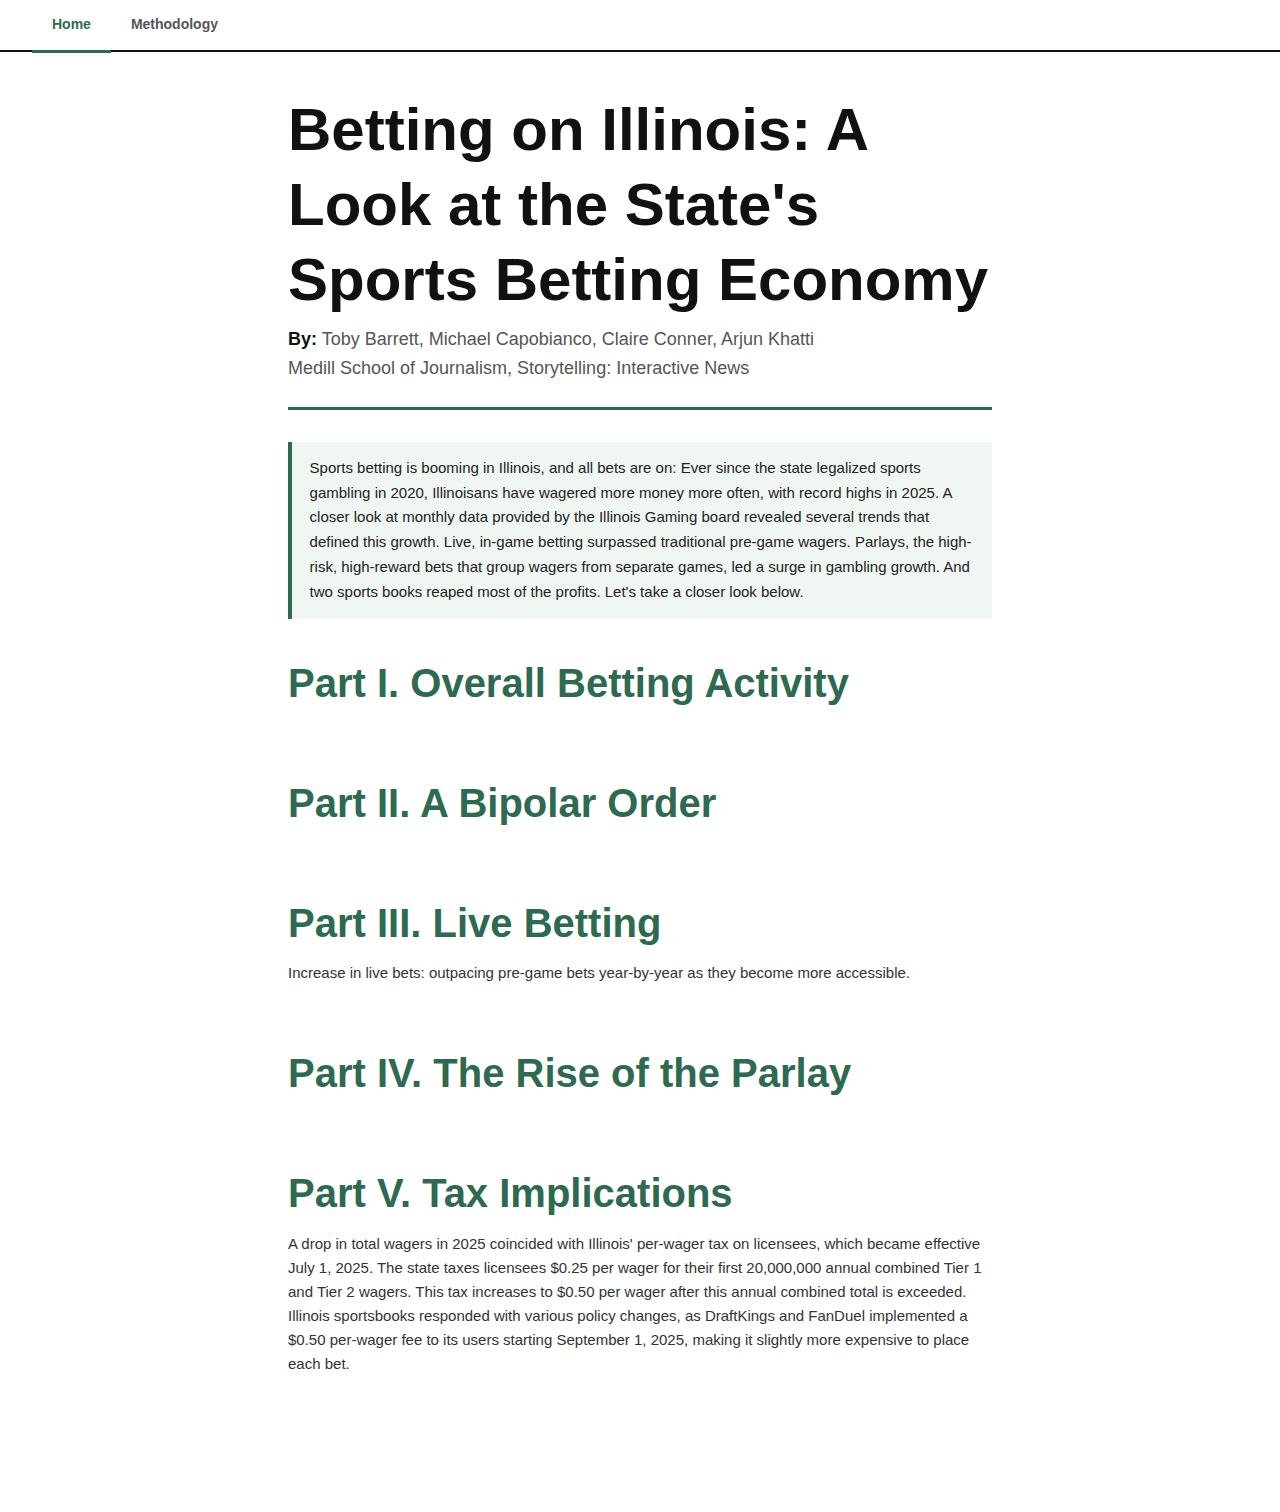
<file: Final_Group_Project/index.html>
<html prefix="og: https://ogp.me/ns#">
<head>
  <title>Betting on Illinois: A Look at the State's Sports Betting Economy</title>
  <link href="style.css" type="text/css" rel="stylesheet"/>
  <meta property="og:title" content="Betting on Illinois: A Look at the State's Sports Betting Economy"/>
  <meta property="og:type" content="article"/>
  <meta property="og:url" content="https://arjunkhatti.github.io/Interactives-Winter-26/Final_Group_Project/"/>
  <meta property="og:image" content="https://arjunkhatti.github.io/Interactives-Winter-26/Final_Group_Project/metadata_image.jpg"/>
</head>

<body>

  <nav id="navbar">
    <ul>
      <li><a href="index.html" class="active">Home</a></li>
      <li><a href="methodology.html">Methodology</a></li>
    </ul>
  </nav>

  <div class="content">

    <div class="article-header">
      <h1>Betting on Illinois: A Look at the State's Sports Betting Economy</h1>
      <p class="byline">
        <strong>By:</strong> Toby Barrett, Michael Capobianco, Claire Conner, Arjun Khatti
        <br>Medill School of Journalism, Storytelling: Interactive News
      </p>
    </div>

    <!-- summary of our findings -->
    <div class="intro-box">
      <p>Sports betting is booming in Illinois, and all bets are on: Ever since the state legalized sports gambling in 2020, Illinoisans have wagered more money more often, with record highs in 2025. A closer look at monthly data provided by the Illinois Gaming board revealed several trends that defined this growth. Live, in-game betting surpassed traditional pre-game wagers. Parlays, the high-risk, high-reward bets that group wagers from separate games, led a surge in gambling growth. And two sports books reaped most of the profits. Let's take a closer look below.</p>
    </div>

    <!-- SECTION 1 -->
    <div class="section" id="section_1">
      <h2>Part I. Overall Betting Activity</h2>

      <div class="chart-block">
        <!-- first flourish embed -->
        <div class="flourish-embed flourish-chart" data-src="visualisation/28087009"><script src="https://public.flourish.studio/resources/embed.js"></script><noscript><img src="https://public.flourish.studio/visualisation/28087009/thumbnail" width="100%" alt="chart visualization" /></noscript></div>
      </div>

      <div class="chart-block">
        <div class="flourish-embed flourish-chart" data-src="visualisation/28087111"><script src="https://public.flourish.studio/resources/embed.js"></script><noscript><img src="https://public.flourish.studio/visualisation/28087111/thumbnail" width="100%" alt="chart visualization" /></noscript></div>
      </div>
    </div>

    <!-- SECTION 2 -->
    <div class="section" id="section_2">
      <h2>Part II. A Bipolar Order</h2>

      <div class="chart-block">
        <div class="flourish-embed flourish-chart" data-src="visualisation/28087736"><script src="https://public.flourish.studio/resources/embed.js"></script><noscript><img src="https://public.flourish.studio/visualisation/28087736/thumbnail" width="100%" alt="visualization" /></noscript></div>
      </div>
    </div>

    <!-- SECTION 3 -->
    <div class="section" id="section_3">
      <h2>Part III. Live Betting</h2>
      <p class="section-intro">Increase in live bets: outpacing pre-game bets year-by-year as they become more accessible.</p>

      <div class="chart-block">
        <div class="flourish-embed flourish-chart" data-src="visualisation/28010973"><script src="https://public.flourish.studio/resources/embed.js"></script><noscript><img src="https://public.flourish.studio/visualisation/28010973/thumbnail" width="100%" alt="chart visualization" /></noscript></div>
      </div>

      <div class="chart-block">
        <div class="flourish-embed flourish-chart" data-src="visualisation/28011744"><script src="https://public.flourish.studio/resources/embed.js"></script><noscript><img src="https://public.flourish.studio/visualisation/28011744/thumbnail" width="100%" alt="chart visualization" /></noscript></div>
      </div>
    </div>

    <!-- SECTION 4 -->
    <div class="section" id="section_4">
      <h2>Part IV. The Rise of the Parlay</h2>

      <div class="chart-block">
        <div class="flourish-embed flourish-chart" data-src="visualisation/28012225"><script src="https://public.flourish.studio/resources/embed.js"></script><noscript><img src="https://public.flourish.studio/visualisation/28012225/thumbnail" width="100%" alt="visualization" /></noscript></div>
      </div>

      <div class="chart-block">
        <div class="flourish-embed flourish-chart" data-src="visualisation/28089773"><script src="https://public.flourish.studio/resources/embed.js"></script><noscript><img src="https://public.flourish.studio/visualisation/28089773/thumbnail" width="100%" alt="visualization" /></noscript></div>
      </div>

      <div class="chart-block">
        <div class="flourish-embed flourish-chart" data-src="visualisation/28089498"><script src="https://public.flourish.studio/resources/embed.js"></script><noscript><img src="https://public.flourish.studio/visualisation/28089498/thumbnail" width="100%" alt="visualization" /></noscript></div>
      </div>

      <div class="chart-block">
        <div class="flourish-embed flourish-chart" data-src="visualisation/28089389"><script src="https://public.flourish.studio/resources/embed.js"></script><noscript><img src="https://public.flourish.studio/visualisation/28089389/thumbnail" width="100%" alt="visualization" /></noscript></div>
      </div>
    </div>

    <!-- SECTION 5 -->
    <div class="section" id="section_5">
      <h2>Part V. Tax Implications</h2>
      <p class="section-intro">A drop in total wagers in 2025 coincided with Illinois' per-wager tax on licensees, which became effective July 1, 2025. The state taxes licensees $0.25 per wager for their first 20,000,000 annual combined Tier 1 and Tier 2 wagers. This tax increases to $0.50 per wager after this annual combined total is exceeded. Illinois sportsbooks responded with various policy changes, as DraftKings and FanDuel implemented a $0.50 per-wager fee to its users starting September 1, 2025, making it slightly more expensive to place each bet.</p>

      <div class="chart-block">
        <div class="flourish-embed flourish-chart" data-src="visualisation/28086999"><script src="https://public.flourish.studio/resources/embed.js"></script><noscript><img src="https://public.flourish.studio/visualisation/28086999/thumbnail" width="100%" alt="chart visualization" /></noscript></div>
      </div>
    </div>

  </div>

</body>
</html>
</file>
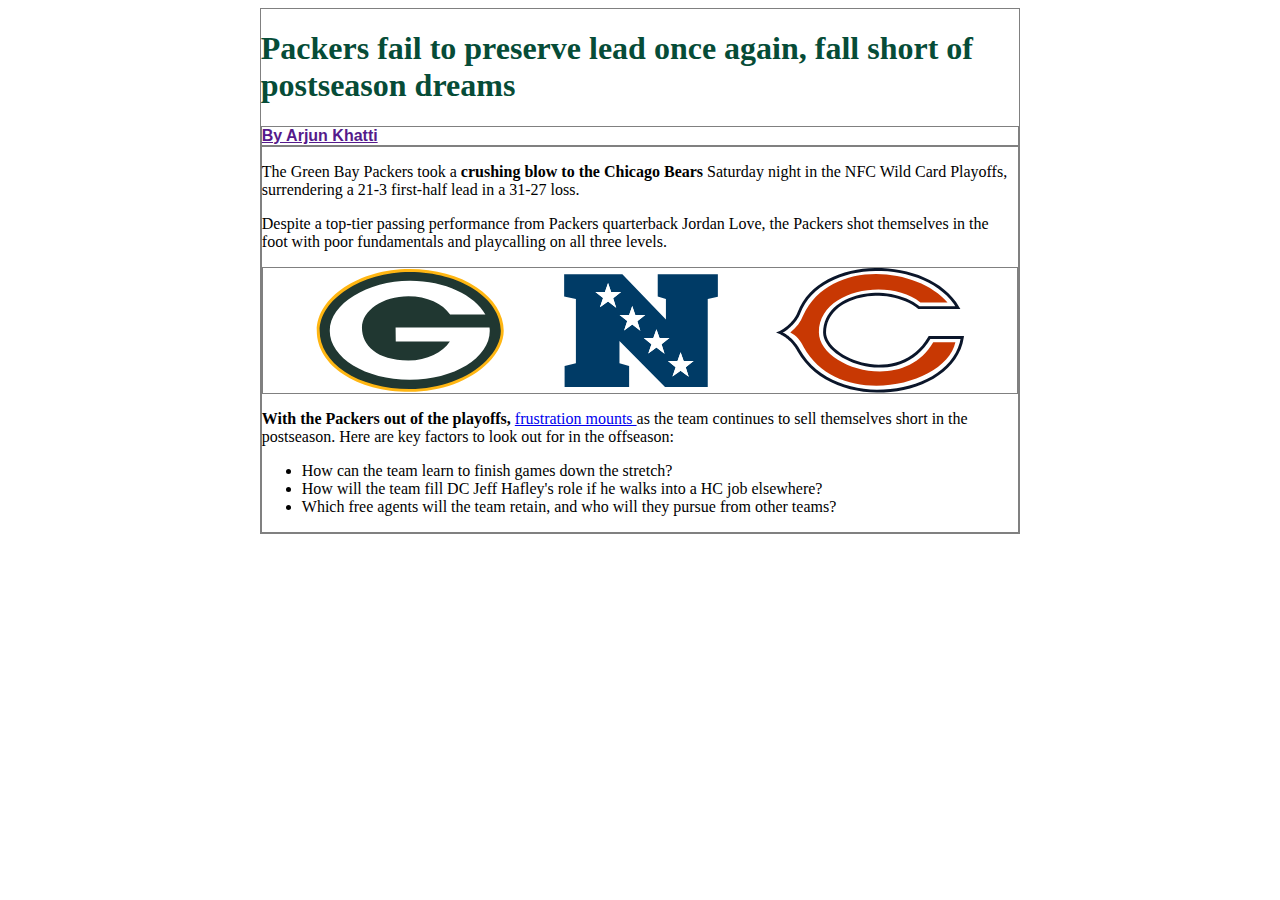
<file: Intro Assignment/index.html>
<!-- link css style file to html to enhance webpage deisgn -->
<head>
    <link href="style.css" type="text/css" rel="stylesheet"/>
</head>

<body>

<!-- create div container for all the content -->
<div id="content">

<h1>Packers fail to preserve lead once again, fall short of postseason dreams</h1>

<!-- create div container for byline -->
<div id="byline">
    <a href="">
        By Arjun Khatti
    </a>
</div>

<!-- create div container just for the story -->
<div id="story">
<p>The Green Bay Packers took a <strong>crushing blow to the Chicago Bears</strong> Saturday night in the NFC Wild Card Playoffs, surrendering a 21-3 first-half lead in a 31-27 loss.</p>

<p>Despite a top-tier passing performance from Packers quarterback Jordan Love, the Packers shot themselves in the foot with poor fundamentals and playcalling on all three levels.</p>

<!-- create a div container for the photos -->
<div id='photo-box'>
    <img class = 'photo_1' src="Green_Bay_Packers_logo.svg"/>
    <img class = 'photo_2' src="National_Football_Conference_logo.svg"/>
    <img class = 'photo_3' src="Chicago_Bears_logo.svg"/>
</div>

<p><strong>With the Packers out of the playoffs,</strong>
    <a href="https://sports.yahoo.com/articles/packers-playoff-loss-sparks-tough-044031176.html?guccounter=1&guce_referrer=aHR0cHM6Ly93d3cuZ29vZ2xlLmNvbS8&guce_referrer_sig=AQAAAKddA2e5rWDkIWxr1jN9t5336B2fBPjONx2-ryzZvR7AEFM20d0MNsEHQ2tp1GmBQG_mn91_rJf86MB81qxs7LNwN42oxX0GsJ91FcrzyywbyTIZWfhxjIXSHSowzjzE449TubyHjg0OeJmus4fTS7ca7x6VseJZ0KcL9h6__sIm"> frustration mounts
    </a>
    as the team continues to sell themselves short in the postseason. Here are key factors to look out for in the offseason:
</p>

<ul>
    <li>How can the team learn to finish games down the stretch?</li>
    <li>How will the team fill DC Jeff Hafley's role if he walks into a HC job elsewhere?</li>
    <li>Which free agents will the team retain, and who will they pursue from other teams?</li>
</ul>

</div>
</body>
</file>
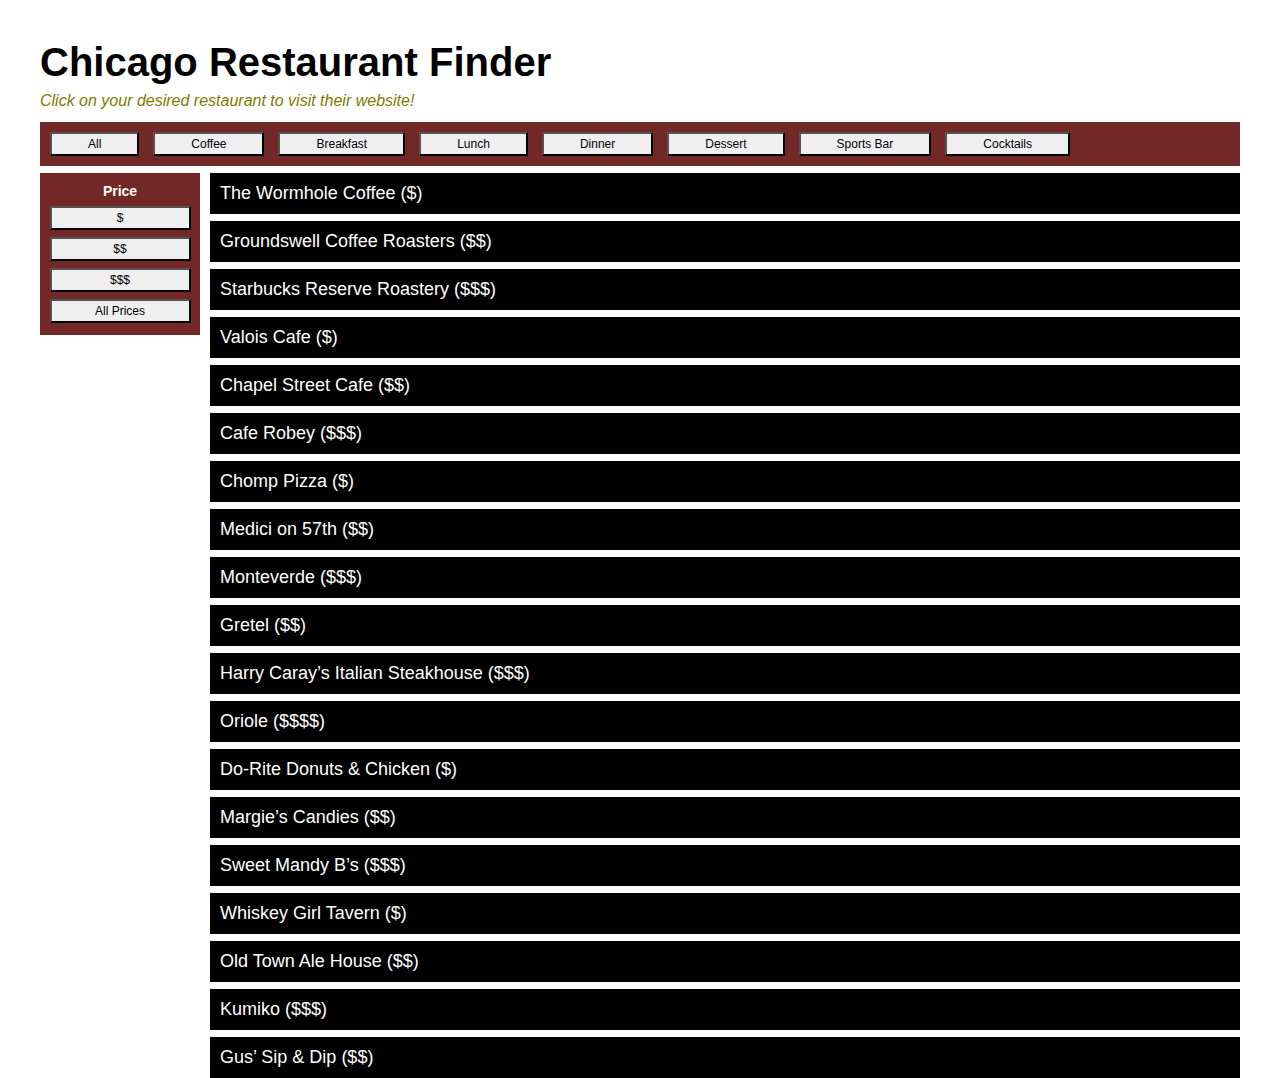
<file: JavaScript Assignment/index.html>
<html>
<head>
  <!-- Link to CSS file-->
   <title>Restaurant Filter</title>
  <link href="style.css" type="text/css" rel="stylesheet"/>
</head>

<body>
  <!--Headline + subtitle-->
  <h1 id="headline"> Chicago Restaurant Finder </h1>
  <p class="subtitle"> Click on your desired restaurant to visit their website!</p>
  
  <!--Category filter buttons-->
  <div class="category">
    <button onclick="filter('all')">All</button>
    <button onclick="filter('coffee')">Coffee</button>
    <button onclick="filter('breakfast')">Breakfast</button>
    <button onclick="filter('lunch')">Lunch</button>
    <button onclick="filter('dinner')">Dinner</button>
    <button onclick="filter('dessert')">Dessert</button>
    <button onclick="filter('sports bar')">Sports Bar</button>
    <button onclick="filter('cocktails')">Cocktails</button>
  </div>
  
  
  <div class="main-content">
    <!--Sidebar filter buttons-->
    <div id="sidebar">
      <h3>Price</h3>
      <button onclick="setPriceFilter('$')">$</button>
      <button onclick="setPriceFilter('$$')">$$</button>
      <button onclick="setPriceFilter('$$$')">$$$</button>
      <button onclick="setPriceFilter('all')">All Prices</button>
    </div>
    
    <!--Restaurant list-->
    <div id="restaurant-list"></div>
  </div>

  <!--JavaScript code-->
  <script>
  // Restaurant array (where we store all the restaurants)
  const restaurants = [
{ name: "The Wormhole Coffee", type: "coffee", price: "$", url: "https://www.thewormholecoffee.com/" },
{ name: "Groundswell Coffee Roasters", type: "coffee", price: "$$", url: "https://groundswellcoffee.com/" },
{ name: "Starbucks Reserve Roastery", type: "coffee", price: "$$$", url: "https://www.starbucksreserve.com/en-us/locations/chicago" },


{ name: "Valois Cafe", type: "breakfast", price: "$", url: "https://www.valoisrestaurant.com/" },
{ name: "Chapel Street Cafe", type: "breakfast", price: "$$", url: "https://www.chapelstreetcafe.com/" },
{ name: "Cafe Robey", type: "breakfast", price: "$$$", url: "https://www.caferobey.com/" },


{ name: "Chomp Pizza", type: "lunch", price: "$", url: "https://www.chomppizza.com/" },
{ name: "Medici on 57th", type: "lunch", price: "$$", url: "https://www.medici57th.com/" },
{ name: "Monteverde", type: "lunch", price: "$$$", url: "https://monteverdechicago.com/" },


{ name: "Gretel", type: "dinner", price: "$$", url: "https://www.gretelchicago.com/" },
{ name: "Harry Caray’s Italian Steakhouse", type: "dinner", price: "$$$", url: "https://harrycarays.com/" },
{ name: "Oriole", type: "dinner", price: "$$$$", url: "https://www.oriolechicago.com/" },


{ name: "Do‑Rite Donuts & Chicken", type: "dessert", price: "$", url: "https://www.doritedonuts.com/" },
{ name: "Margie’s Candies", type: "dessert", price: "$$", url: "https://www.margiescandies.com/" },
{ name: "Sweet Mandy B’s", type: "dessert", price: "$$$", url: "https://www.sweetmandybs.com/" },


{ name: "Whiskey Girl Tavern", type: "sports bar", price: "$", url: "https://www.whiskeygirltavern.com/" },
{ name: "Old Town Ale House", type: "sports bar", price: "$$", url: "https://www.oldtownalehouse.com/" },


{ name: "Kumiko", type: "cocktails", price: "$$$", url: "https://kumikochicago.com/" },
{ name: "Gus’ Sip & Dip", type: "cocktails", price: "$$", url: "https://www.gussipanddip.com/" }
];

  // FUNCTIONS

  // Rendering restaurants onto the page (since we're storing them in Java, not HTML)
  function renderRestaurants() {
  const list = document.getElementById("restaurant-list");
  list.innerHTML = "";

  restaurants.forEach(r => {
    const div = document.createElement("div");
    div.className = `item ${r.type}`;
    div.textContent = `${r.name} (${r.price})`;
    div.dataset.price = r.price;

    // Make each restaurant button clickable to send user to corr. website
    div.style.cursor = "pointer";
    div.onclick = () => {
    window.open(r.url, "_blank");
  };
    list.appendChild(div);
  });
  }

  // Defining how the filtering action will work
  function applyFilters() {
    const items = document.querySelectorAll(".item");

    items.forEach(item => {
      const matchesType = currentType === "all" || item.classList.contains(currentType);
      const matchesPrice = selectedPrice === "all" || item.dataset.price === selectedPrice;

      if (matchesType && matchesPrice) {
        item.classList.remove("hidden");
      } else {
        item.classList.add("hidden");
      }
    });
  }

  // Applying filter function for category
  function filter(cat) {
    currentType = cat;
    applyFilters();
  }

  // Applying filter function for price
  function setPriceFilter(price) {
    selectedPrice = price;
    applyFilters();
  }

  // Setting the filter state (default = "all")
  let currentType = "all";
  let selectedPrice = "all";

  // Initial render
  renderRestaurants();
</script>
</body>
</html>
</file>
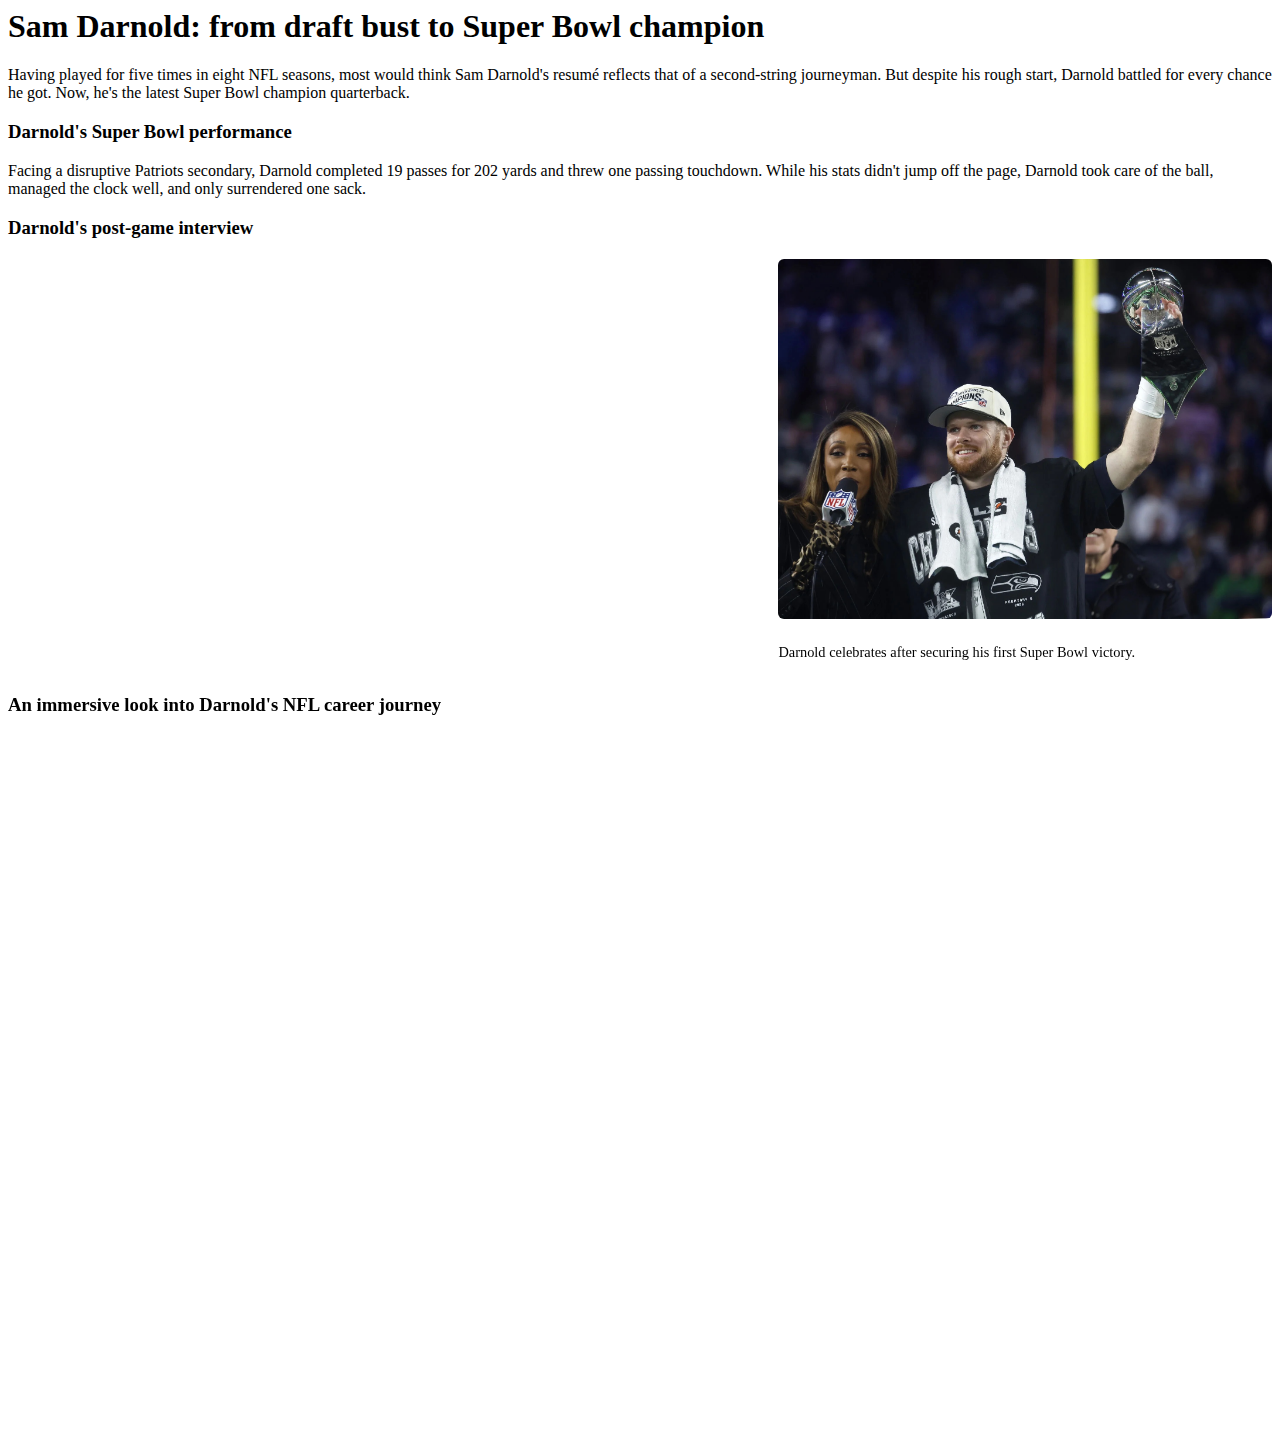
<file: Multimedia Lab/Index.html>
<html>
<head>
    <!-- Link to CSS file-->
     <title>Restaurant Filter</title>
     <link href="style.css" type="text/css" rel="stylesheet"/>

     <!--Knight Lab Soundcite-->
     <link href='https://cdn.knightlab.com/libs/soundcite/latest/css/player.css'
     rel='stylesheet' type='text/css'><script type='text/javascript'
     src='https://cdn.knightlab.com/libs/soundcite/latest/js/soundcite.min.js'></script>
</head>

<body>
    <!--intro section-->
    <h1 id="headline"> Sam Darnold: from draft bust to Super Bowl champion </h1>
    
    <p> Having played for five times in eight NFL seasons, most would think Sam Darnold's resumé reflects
        that of a second-string journeyman. But despite his rough start, Darnold battled for every chance he got. Now,
        he's the latest Super Bowl champion quarterback.
    </p>

<div id="SoundCite">
    <h3 class="section"> Darnold's Super Bowl performance </h3>
    <p> Facing a disruptive Patriots secondary, Darnold completed 19 passes for 202 yards and threw
        <!--Knight Lab Soundcite embed-->
        <span class="soundcite" data-url="https://github.com/arjunkhatti/Interactives-Winter-26/raw/refs/heads/main/Sam%20Darnold's%20best%20throws%20in%20202-yard%20performance%20vs.%20Patriots%20%20'Super%20Bowl%20LX'.mp3"
        data-start="183000" data-end="191000" data-plays="1">one passing touchdown.</span>
        While his stats didn't jump off the page, Darnold took care of the ball, managed the clock well, and only surrendered one sack.
    </p>
</div>

<div id="YouTube">
    <h3 class="section">Darnold's post-game interview</h3>
    <div class="media-row">
        <!-- left side video -->
        <div class="video-block">
            <!--YouTube embed-->
            <iframe src="https://www.youtube.com/embed/8ANqQn-qqIY?si=jZ-gb3eOkYwK0jX8"
                title="YouTube video player"
                frameborder="0"
                allow="accelerometer; autoplay; clipboard-write; encrypted-media; gyroscope; picture-in-picture; web-share"
                allowfullscreen>
            </iframe>
        </div>
        <!-- right side photo -->
        <div class="photo-block">
            <img src="698b70476495a.jpeg" alt="Sam Darnold celebrating after Super Bowl win">
            <p class="caption">
                Darnold celebrates after securing his first Super Bowl victory.
            </p>
        </div>

    </div>

</div>

<div id="StoryMap">
    <h3 class="section"> An immersive look into Darnold's NFL career journey </h3>
    <!--Embedded StoryMap-->
<div id="storymap-container">
    <iframe src="https://uploads.knightlab.com/storymapjs/aa29ff92e48a026e4bf600c42dc43427/super-bowl-lx/index.html" 
        frameborder="0"
        allowfullscreen>
    </iframe>
</div>
</div>

</body>
</html>
</file>
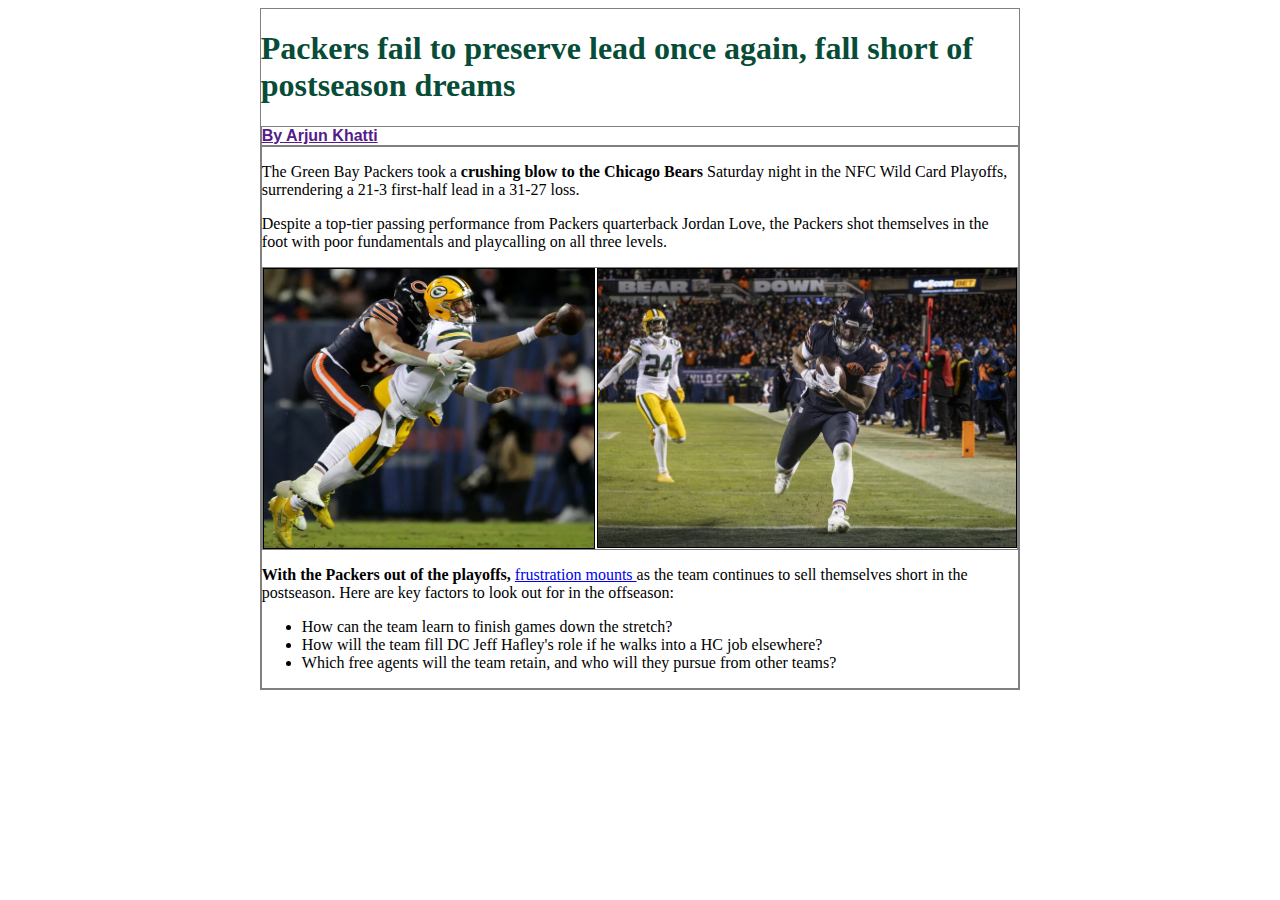
<file: story.html>
<head>
    <link href="style.css" type="text/css" rel="stylesheet"/>
</head>

<body>

<div id="content">

<h1>Packers fail to preserve lead once again, fall short of postseason dreams</h1>

<div id="byline">
    <a href="">
        By Arjun Khatti
    </a>
</div>

<div id="story">
<p>The Green Bay Packers took a <strong>crushing blow to the Chicago Bears</strong> Saturday night in the NFC Wild Card Playoffs, surrendering a 21-3 first-half lead in a 31-27 loss.</p>

<p>Despite a top-tier passing performance from Packers quarterback Jordan Love, the Packers shot themselves in the foot with poor fundamentals and playcalling on all three levels.</p>

<div id='photo-box'>
    <img class = 'photo_1' src="88125950007-mjs-apc-packers-vs-bears-61053-011026-wag.webp"/>
    <img class = 'photo_2' src="cst.brightspotcdn.jpg"/>
</div>

<p><strong>With the Packers out of the playoffs,</strong>
    <a href="https://sports.yahoo.com/articles/packers-playoff-loss-sparks-tough-044031176.html?guccounter=1&guce_referrer=aHR0cHM6Ly93d3cuZ29vZ2xlLmNvbS8&guce_referrer_sig=AQAAAKddA2e5rWDkIWxr1jN9t5336B2fBPjONx2-ryzZvR7AEFM20d0MNsEHQ2tp1GmBQG_mn91_rJf86MB81qxs7LNwN42oxX0GsJ91FcrzyywbyTIZWfhxjIXSHSowzjzE449TubyHjg0OeJmus4fTS7ca7x6VseJZ0KcL9h6__sIm"> frustration mounts
    </a>
    as the team continues to sell themselves short in the postseason. Here are key factors to look out for in the offseason:
</p>

<ul>
    <li>How can the team learn to finish games down the stretch?</li>
    <li>How will the team fill DC Jeff Hafley's role if he walks into a HC job elsewhere?</li>
    <li>Which free agents will the team retain, and who will they pursue from other teams?</li>
</ul>

</div>
</body>
</file>
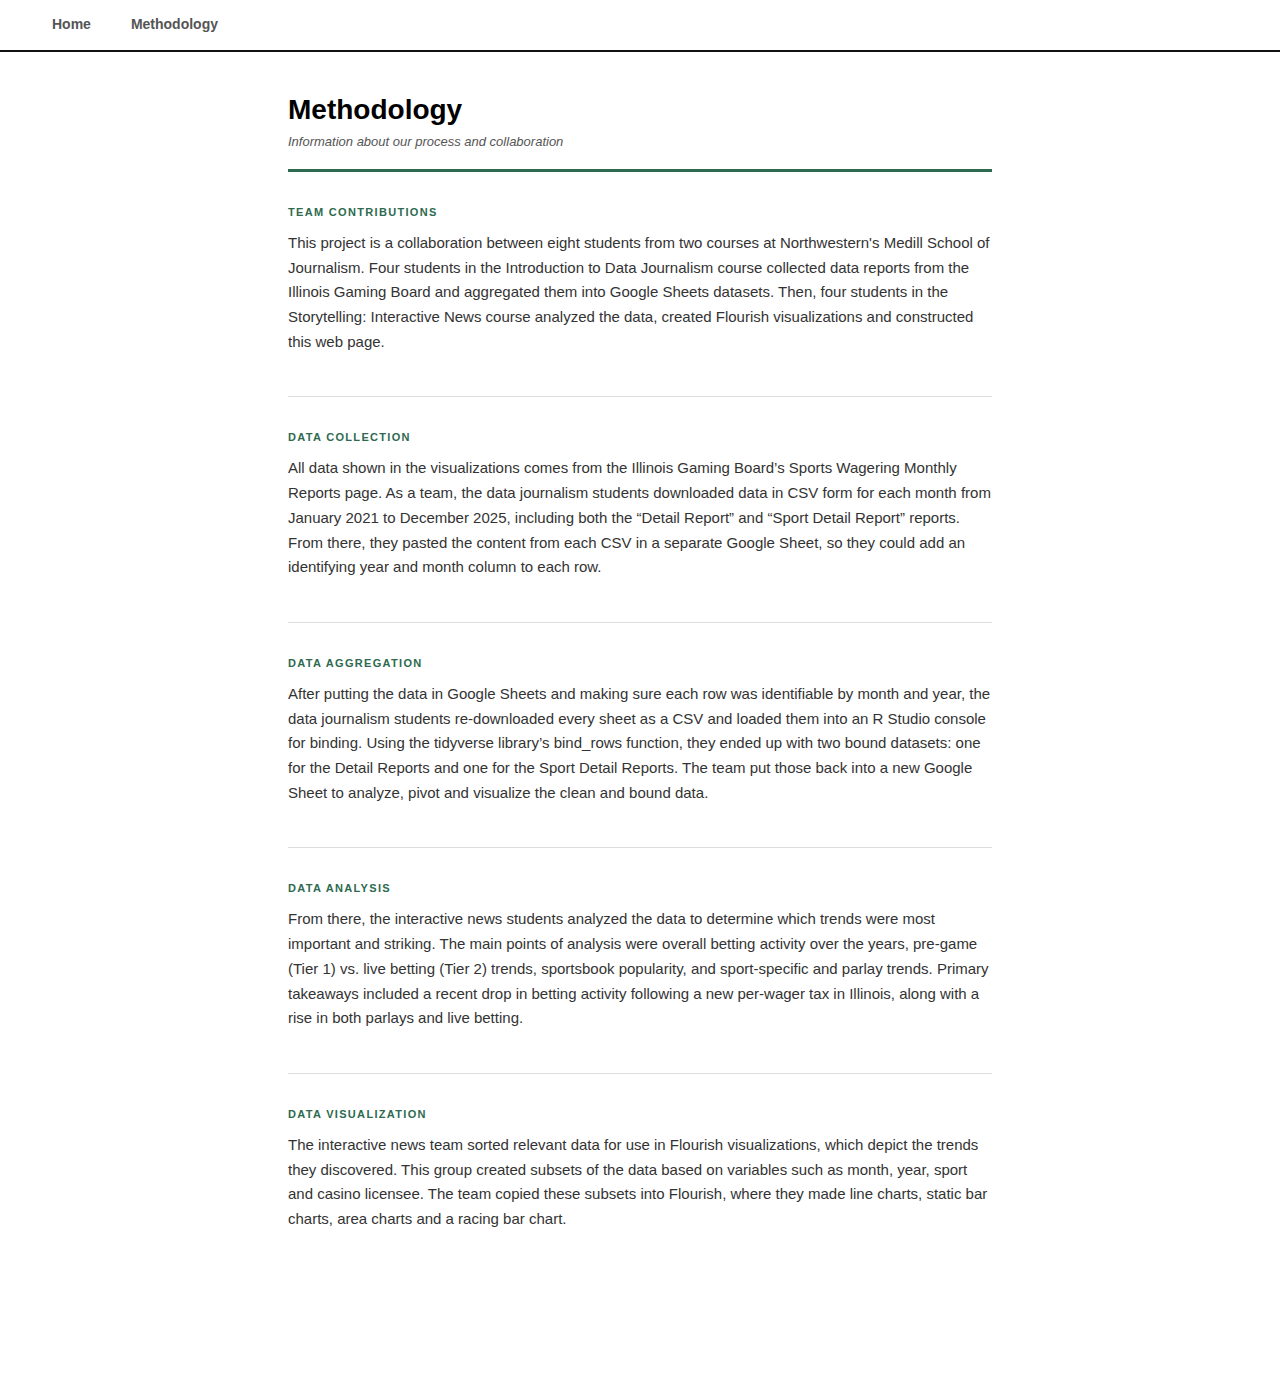
<file: Final_Group_Project/methodology.html>
<html prefix="og: https://ogp.me/ns#">
<head>
    <!-- Title -->
    <title>Methodology — Betting on Illinois: A Look at the State's Sports Betting Economy</title>
    <!-- Link to CSS file-->
    <link href="style.css" type="text/css" rel="stylesheet"/>
    <!-- Metadata -->
    <meta property="og:title" content="Methodology — Betting on Illinois: A Look at the State's Sports Betting Economy" />
    <meta property="og:type" content="article"/>
    <meta property="og:url" content="https://arjunkhatti.github.io/Interactives-Winter-26/Final_Group_Project/"/>
    <meta property="og:image" content="https://arjunkhatti.github.io/Interactives-Winter-26/Final_Group_Project/metadata_image.jpg"/>
</head>

<body>
    <!-- same navbar as home page-->
    <nav id="navbar">
        <ul>
            <li><a href="index.html">Home</a></li>
            <li><a href="methodology.html">Methodology</a></li>
        </ul>
    </nav>

    <!-- section to describe methodology-->
    <section id="methodology">
        <div id="method-header">
            <h1 id="method-title">Methodology</h1>
            <p id="method-sub">Information about our process and collaboration</p>
        </div>
        <div id="method-body">
            <div class="method-block">
                <h3>Team Contributions</h3>
                <p>This project is a collaboration between eight students from two courses at Northwestern's Medill School of Journalism. Four students in the Introduction to Data Journalism course collected data reports from the Illinois Gaming Board and aggregated them into Google Sheets datasets. Then, four students in the Storytelling: Interactive News course analyzed the data, created Flourish visualizations and constructed this web page.
                </p>
            </div>

            <div class="method-block">
                <h3>Data Collection</h3>
                <p>All data shown in the visualizations comes from the Illinois Gaming Board’s Sports Wagering Monthly Reports page. As a team, the data journalism students downloaded data in CSV form for each month from January 2021 to December 2025, including both the “Detail Report” and “Sport Detail Report” reports. From there, they pasted the content from each CSV in a separate Google Sheet, so they could add an identifying year and month column to each row.
                </p>
            </div>

            <div class="method-block">
                <h3>Data Aggregation</h3>
                <p>After putting the data in Google Sheets and making sure each row was identifiable by month and year, the data journalism students re-downloaded every sheet as a CSV and loaded them into an R Studio console for binding. Using the tidyverse library’s bind_rows function, they ended up with two bound datasets: one for the Detail Reports and one for the Sport Detail Reports. The team put those back into a new Google Sheet to analyze, pivot and visualize the clean and bound data.
                </p>
            </div>

            <div class="method-block">
                <h3>Data Analysis</h3>
                <p>From there, the interactive news students analyzed the data to determine which trends were most important and striking. The main points of analysis were overall betting activity over the years, pre-game (Tier 1) vs. live betting (Tier 2) trends, sportsbook popularity, and sport-specific and parlay trends. Primary takeaways included a recent drop in betting activity following a new per-wager tax in Illinois, along with a rise in both parlays and live betting.
                </p>
            </div>

            <div class="method-block">
                <h3>Data Visualization</h3>
                <p>The interactive news team sorted relevant data for use in Flourish visualizations, which depict the trends they discovered. This group created subsets of the data based on variables such as month, year, sport and casino licensee. The team copied these subsets into Flourish, where they made line charts, static bar charts, area charts and a racing bar chart.
                </p>
            </div>

        </div>
    </section>

</body>
</html>
</file>
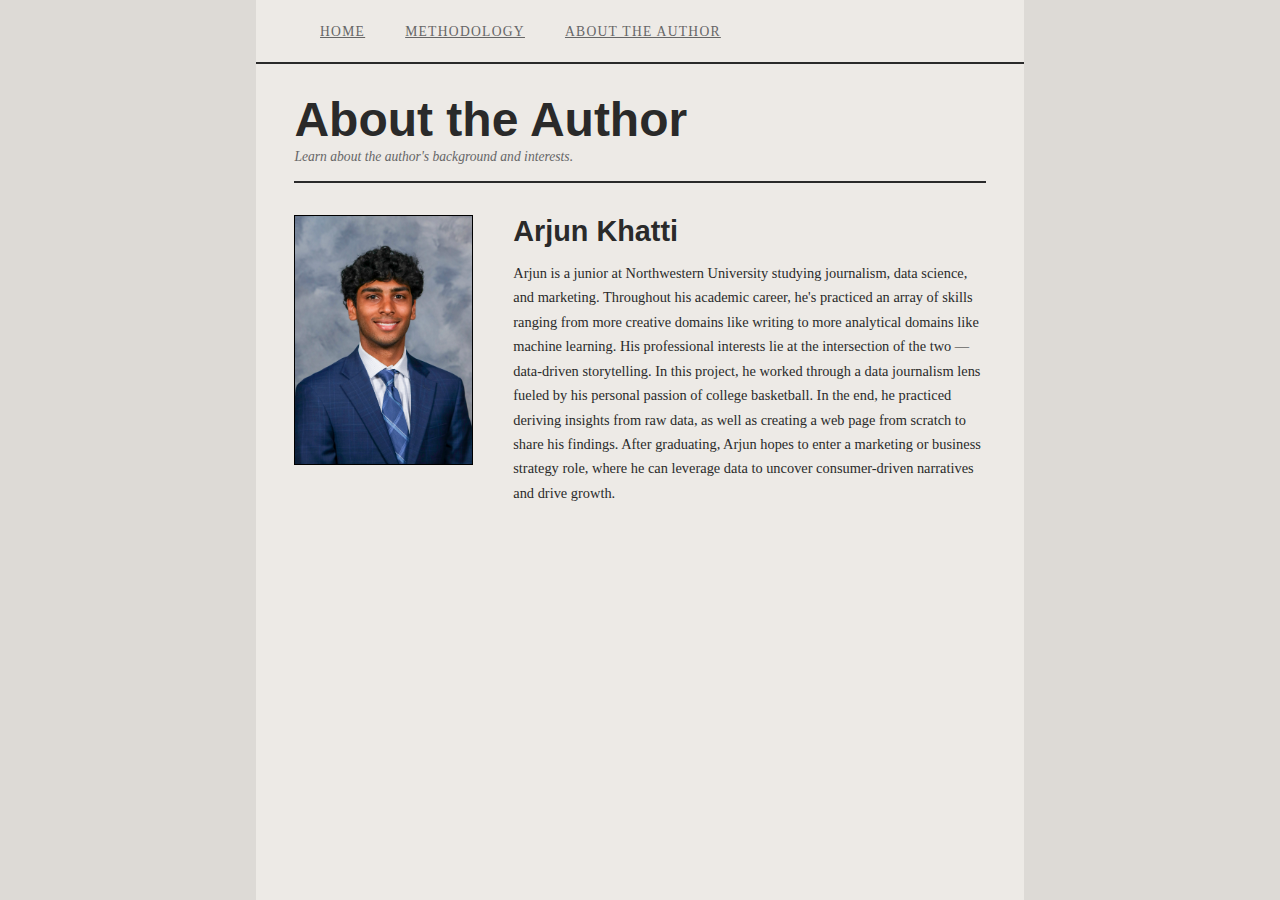
<file: Portfolio Story/about.html>
<html prefix="og: https://ogp.me/ns#">
<head>
    <title>About — Home Court Advantage</title>
    <!-- Link to CSS file-->
    <link href="style.css" type="text/css" rel="stylesheet"/>
    <!-- Basic Metadata following open graph protocol -->
    <meta property="og:title" content="About — Home Court Advantage" />
    <meta property="og:type" content="article" />
    <meta property="og:url" content="https://arjunkhatti.github.io/Interactives-Winter-26/index.html"/>
    <meta property="og:image" content="https://arjunkhatti.github.io/Interactives-Winter-26/Arjun-Khatti.jpg"/>
</head>
<body>
    <!-- same navbar as home page-->
    <nav id="navbar">
        <ul>
            <li><a href="index.html">Home</a></li>
            <li><a href="methodology.html">Methodology</a></li>
            <li><a href="about.html">About the Author</a></li>
        </ul>
    </nav>

    <!-- main about me section to describe my background and interests-->
    <section id="about">
        <div id="about-header">
            <h1 id="about-title">About the Author</h1>
            <p id="about-sub">Learn about the author's background and interests.</p>
        </div>
        <div id="about-body">
            <img id="about-photo" src="Arjun-Khatti.JPG" alt="Photo of Arjun Khatti" />
            <div id="about-text">
                <h2 id="about-arjun">Arjun Khatti</h2>
                <p>Arjun is a junior at Northwestern University studying journalism, data science, and marketing. Throughout his academic career, he's practiced an array of skills ranging from more creative domains like writing to more analytical domains like machine learning.
                    His professional interests lie at the intersection of the two — data-driven storytelling. In this project, he worked through a data journalism lens fueled by his personal passion of college basketball. In the end, he practiced deriving insights from raw data,
                    as well as creating a web page from scratch to share his findings. After graduating, Arjun hopes to enter a marketing or business strategy role, where he can leverage data to uncover consumer-driven narratives and drive growth. </p>
            </div>
        </div>
    </section>

</body>
</html>
</file>
<file: Final_Group_Project/style.css>
/* store our green accent color in css page */
:root { --green: #2d6a4f; --green-light: #f0f7f3; }

* { box-sizing: border-box; margin: 0; padding: 0; }

body {
    font-family: Arial, Helvetica, sans-serif;
    font-size: 16px;
    line-height: 1.6;
    color: #111;
    background: #fff;
}

/* ── Navbar styles ── */
#navbar {
    position: fixed;
    top: 0;
    width: 100%;
    height: 52px;
    background-color: #fff;
    display: flex;
    align-items: center;
    padding: 0 2rem;
    border-bottom: 2px solid #111;
    z-index: 100;
}

#navbar ul {
    list-style: none;
    display: flex;
    gap: 0;
}

#navbar a {
    font-family: Arial, Helvetica, sans-serif;
    font-size: 14px;
    font-weight: bold;
    text-decoration: none;
    color: #555;
    padding: 0 20px;
    line-height: 52px;
    display: block;
    border-bottom: 3px solid transparent;
}

#navbar a:hover {
    color: #111;
}

#navbar a.active {
    color: var(--green);
    border-bottom-color: var(--green);
}

/* ── main content (set width to 60% for readability) ── */
.content {
    width: 60%;
    margin: 0 auto;
    padding: 2.5rem 2rem 5rem;
    padding-top: calc(52px + 2.5rem);
}

/* ── header section ── */
.article-header { margin-bottom: 2rem; border-bottom: 3px solid var(--green); padding-bottom: 1.5rem; }
.article-header h1 { font-size: 60px; font-weight: bold; line-height: 1.25; margin-bottom: 0.5rem; }
.byline { font-size: 18px; color: #555; }
.byline strong { color: #111; }

/* ── styles for all 5 sections ── */
.section { margin-bottom: 3.5rem; }
.section h2 { font-size: 40px; font-weight: bold; margin-bottom: 0.4rem; color: var(--green); }
.section-intro { font-size: 15px; color: #333; margin-bottom: 1.2rem; }

/* ── chart margins ── */
.chart-block { margin-bottom: 2rem; }

/* ── summary box styles ── */
.intro-box {
    background: var(--green-light);
    border-left: 4px solid var(--green);
    padding: 0.9rem 1.1rem;
    margin-bottom: 2rem;
    font-size: 15px;
    color: #222;
    line-height: 1.65;
}

/* ── Methodology page styles ── */
#methodology {
    width: 60%;
    margin: 0 auto;
    padding: 2.5rem 2rem 5rem;
    padding-top: calc(52px + 2.5rem);
}

#method-header {
    margin-bottom: 2rem;
    padding-bottom: 1rem;
    border-bottom: 3px solid var(--green);
}

#method-title {
    font-family: Arial, Helvetica, sans-serif;
    font-size: 28px;
    font-weight: bold;
    color: black;
    line-height: 1.25;
}

#method-sub {
    font-family: Arial, Helvetica, sans-serif;
    font-size: 13px;
    color: #555;
    font-style: italic;
    margin-top: 0.3rem;
}

.method-block {
    margin-bottom: 2rem;
    padding-bottom: 2rem;
    border-bottom: 1px solid #ddd;
}

.method-block:last-child {
    border-bottom: none;
}

.method-block h3 {
    font-family: Arial, Helvetica, sans-serif;
    font-size: 11px;
    font-weight: bold;
    letter-spacing: 0.12em;
    text-transform: uppercase;
    color: var(--green);
    margin-bottom: 0.6rem;
}

.method-block p {
    font-family: Arial, Helvetica, sans-serif;
    font-size: 15px;
    color: #333;
    line-height: 1.65;
    margin-bottom: 0.6rem;
}

.method-block p a {
    color: var(--green);
    text-decoration: none;
}

.method-block p a:hover {
    text-decoration: underline;
}

/* ── MOBILE ── */
@media (orientation: portrait) {
    body {
        max-width: 100%;
        font-size: 1.2em;
    }
    #navbar {
        width: 100%;
        left: 0;
        transform: none;
    }
}
</file>
<file: Intro Assignment/style.css>
h1 {
    font-size: 2em;
    color: #064c37;
}

#content {
    width:60%;
    margin:auto;
}

#story {
    /*color: pink;*/
    font-family:"Times New Roman', Times, serif";
}

#byline {
    font-family: 'Franklin Gothic Medium', 'Arial Narrow', Arial, sans-serif;
    /*font-style: italic;*/
    font-weight: bold;
}

/*create a flexbox container for the photos so that they are evenly spaced
and display horizontally*/
#photo-box {
  display: flex;
  flex-direction: row;
  justify-content: space-evenly;
}

/*make all logos the same height for visual
consistency*/
.photo_1,
.photo_2,
.photo_3 {
  height: 125px;
  width: auto;
}

div {
border: solid 1px gray;
}


/* mobile rules */
@media(orientation:portrait) {
    #content {
        width: 100%;
    }
    body{
        font-size: 2em;
    }
}
</file>
<file: JavaScript Assignment/style.css>
html, body {
    margin:0;
    padding:20px;
    height:100%;
}
    
.item {
    background-color: black;
    font-family:Arial, Helvetica, sans-serif;
    color: white;
    padding:10px;
    margin:7px 0;
    font-size:18px;
    border-radius:0px;
}
    
.item.hidden { display:none; }

#headline {
    font-family:Arial, Helvetica, sans-serif;
    font-size:40px;
}

.subtitle {
  font-size: 16px;
  font-family:'Gill Sans', 'Gill Sans MT', Calibri, 'Trebuchet MS', sans-serif;
  color: #847900;
  margin-top: -20px;
  margin-bottom: 12px;
  font-style:italic;
}

/* Styles for category filter */
.category {   
    padding: 5px;
    background-color: #732828;
    border-radius: 0px;        
}

.category button {
    padding: 3px 36px;
    margin:5px;
    font-size:12px;
    border-radius: 0px;
    cursor: pointer;
}
    
/* Styles for price filter */
#sidebar {
    float: left;               
    width: 150px;              
    padding: 5px;
    background-color: #732828;
    border-radius: 0px;        
}

#sidebar h3 {
    font-family:Arial, Helvetica, sans-serif;
    margin-top: 0;
    text-align: center;
    font-size: 14px;
    margin: 5px;
    color: white;
}

#sidebar button {
    display: block;                         
    width: 94%;
    padding: 3px;
    margin: 7px auto;
    font-size: 12px;
    border-radius: 0px;
    cursor: pointer;
}

/* Push restaurant list to right of sidebar */
#restaurant-list {
    margin-left: 170px; 
}
</file>
<file: Multimedia Lab/style.css>
/* flex row to format photo and vieo*/
.media-row {
  display: flex;
  gap: 30px;
  align-items: stretch; 
  margin-top: 20px;
}

/* left-side video formatting */
.video-block {
  flex: 1.2;
}
.video-block iframe {
  width: 100%;
  aspect-ratio: 16 / 9;
  border: none;
  display: block;
}

/* right-side photo formatting */
.photo-block {
  flex: 0.8;
  display: flex;
  flex-direction: column;
  justify-content: space-between; /* pushes caption to bottom, image to top */
}
.photo-block img {
  width: 100%;
  object-fit: cover;
  border-radius: 6px;
  /* no extra margins; top aligns with top of video */
}
.caption {
  font-size: 0.9rem;
  margin-top: 8px;
}

/* mobile view formatting */
@media (max-width: 768px) {
  .media-row {
    flex-direction: column;
  }
}

/* storymap formatting */
#storymap-container {
  width: 100%;
  margin: 0;
}
#storymap-container iframe {
  width: 100%;
  height: 700px; 
  border: none;
  display: block;
}
</file>
<file: style.css>
h1 {
    font-size: 2em;
    color: #064c37;
}

#content {
    width:60%;
    margin:auto;
}

#story {
    /*color: pink;*/
    font-family:"Times New Roman', Times, serif";
}

#byline {
    font-family: 'Franklin Gothic Medium', 'Arial Narrow', Arial, sans-serif;
    /*font-style: italic;*/
    font-weight: bold;
}

#photo-box {
  display: flex;
  flex-direction: row;
  justify-content: space-between;
  align-items: flex-start;   
}

.photo_1 {
  max-width: 43.8%;
  border: 1.5px solid black;
}

.photo_2 {
  max-width: 55.4%;
  border: 1.5px solid black;
}

div {
    border: solid 1px gray;
}

/* mobile rules */
@media(orientation:portrait) {
    #content {
        width: 100%;
    }
    body{
        font-size: 2em;
    }
}
</file>
<file: Portfolio Story/style.css>
* {
    box-sizing: border-box;
    margin: 0;
    padding: 0;
}

/* this acts as a margin with a shade of the body background color */
html {
    background-color: #dddad6;
}

/* set main background color, font family, font color, and width of content (60% for readability) */
body {
    background-color: #edeae6;
    color: #2a2a2a;
    font-family: Georgia, serif;
    max-width: 60%;
    margin: 0 auto;
}

/* ── NAV BAR SECTION ── */
#navbar {
    position: fixed;
    top: 0;
    width: 60%;
    height: 64px;
    background-color: #edeae6;
    display: flex;
    align-items: center;
    padding: 0 5%;
    border-bottom: 2px solid #2a2a2a;
    z-index: 100;
}

#navbar ul {
    list-style: none;
    display: flex;
    gap: 2.5rem;
}

#navbar a {
    font-size: 0.85rem;
    letter-spacing: 0.08rem;
    text-transform: uppercase;
    color: #666;
}

#navbar a:hover {
    color: #cc2200;
}

/* -- HERO SECTION -- */

/* Stack headline package and image and ensure proper spacing */
#hero {
  padding-top: 89px;   
  margin-bottom: -30px;        
  display: flex;
  flex-direction: column;
  text-align: center;    
}

#headline-package {
  margin-bottom: 25px;             
}

/* Format headline package */
#hero-title {
    font-size: 2.8rem;
    font-weight: bold;
    color: #2a2a2a;
    margin-bottom: 0.3rem;
}

#title-advantage {
    font-size: 2.8rem;
    font-weight: bold;
    font-style: italic;
    color: #cc2200;
    margin-bottom: 0.3rem;
}

#hero-desc {
    font-size: 1rem;
    color: #666;
    line-height: 1.7;
}

/* Image and caption formatting*/
#image-frame {
    position: relative;
}

#hero-image {
    position: relative;
    width: 100%;
    border: 1px solid black;
}

#image-caption {
    position: absolute;
    bottom: 0;
    right: 0;
    display: flex;
    flex-direction: column;
    background-color: black;
    padding: 0.5rem 0.6rem;
    gap: 0.15rem;
    text-align: right;
}

#caption-text {
    font-size: 0.75rem;
    color: white;
}

#caption-credit {
    font-size: 0.75rem;
    color: #999;
}

/* -- CONFERENCES SECTION -- */
#conferences {
    padding: 2rem 5%;
    text-align: center;
    background-color: #edeae6;
}

/* Format first subsection of arrow and statistics sentence*/
#scroll-arrow {
    font-size: 3rem;
    color: #cc2200;
    margin-top: 0.5rem;
}

#stat-sentence {
    font-family: Georgia, serif;
    font-size: 1.5rem;
    color: #2a2a2a;
    text-align: center;
    line-height: 1.6;
    max-width: 62%;
    margin: 1.5rem auto 3.5rem auto;
}

.stat-num {
    font-family: 'Bebas Neue', sans-serif;
    font-size: 2.5rem;
    color: #cc2200;
    line-height: 1;
    vertical-align: middle;
}

#stat-divider {
    width: 150px;
    height: 2px;
    background: #cc2200;
    margin: 0 auto;
    margin-top: 1.5rem;
}

/* Format conferences title */
#conferences-title {
    font-size: 1.85rem;
    font-family: 'Source Sans Pro', sans-serif;
    font-weight: bold;
    color: #2a2a2a;
    margin-top: 1.5rem;
    margin-bottom: 0.5rem;
}

#conferences-subhead {
    font-size: 1rem;
    font-family: 'Source Sans Pro', sans-serif;
    color: #666;
    margin-bottom: 0.5rem;
}

/* Format logo images and credits*/
#conf-logos {
    display: flex;
    justify-content: space-evenly;
    align-items: center;
    gap: 0.5rem 2.25rem;
    flex-wrap: wrap;
}

.conf-logo {
    width: 125px;
    height: 125px;
    object-fit: contain;
}

#conferences-credit {
    position: relative;
    font-family: 'Georgia', serif;
    font-size: 0.75rem;
    text-align: right;
}

/* ── TEAM SPOTLIGHTS SECTION ── */

/* styles for headline package */
#team-spotlights {
    padding: 2.5rem 5%;
    background-color: #edeae6;
    text-align: center;
}

#spotlight-title {
    font-family: 'Source Sans 3', sans-serif;
    font-size: 1.85rem;
    font-weight: bold;
    color: #2a2a2a;
    margin-bottom: 0.4rem;
}

#spotlight-sub {
    font-family: Georgia, serif;
    font-size: 0.85rem;
    color: #666;
    margin-bottom: 2rem;
}

/* styles for formatting team cards section*/
#spotlight-row {
    display: flex;
    gap: 1rem;
    text-align: left;
}

.team-card {
    flex: 1;
    border: 1px solid #000000;
}

/* styles for within each team card*/
.card-header {
    padding: 1.2rem 1rem;
    cursor: pointer;
    background: #edeae6;
    display: flex;
    flex-direction: column;
    gap: 0.3rem;
}

.team-name {
    font-family: 'Bebas Neue', sans-serif;
    font-size: 1.6rem;
    color: #2a2a2a;
    line-height: 1;
}

.team-conf {
    font-family: 'Source Sans 3', sans-serif;
    font-size: 0.6rem;
    letter-spacing: 0.2em;
    text-transform: uppercase;
    color: #cc2200;
}

.team-subhead {
    font-family: Georgia, serif;
    font-size: 0.72rem;
    color: #666;
    font-style: italic;
    line-height: 1.4;
}

.card-body {
    max-height: 0;
    overflow: hidden;
    transition: max-height 0.4s ease;
    background: #e4e1dd;
    padding: 0 1rem;
}

.card-body.open {
    max-height: 800px;
    padding: 1.2rem 1rem;
}

.team-story {
    font-family: Georgia, serif;
    font-size: 0.78rem;
    color: black;
    line-height: 1.7;
    margin-bottom: 1rem;
}

.stat-row {
    display: flex;
    justify-content: space-between;
    padding: 0.4rem 0;
    border-bottom: 1px solid #e4e1dd;
    font-family: 'Source Sans 3', sans-serif;
    font-size: 0.65rem;
    letter-spacing: 0.05em;
    text-transform: uppercase;
    color: black;
}

/* these styles allow for proper spacing on the statistics so they are readable in desktop format. There are special mobile formatting rules for the team spotlight section so it is readable on mobile.*/
.stat-row span:nth-child(1) { width: 40%; }
.stat-row span:nth-child(2) { width: 30%; }
.stat-row span:nth-child(3) { width: 30%; }

/* styles to add colors for hovering and when toggled card is open*/
.card-header:hover { background: white; }
.card-header.open { background: white; }
.card-header.open .team-name { color: black; }
.card-header.open .team-subhead { color: black; }
.card-header.open .team-story { color: white; }

/* -- ABOUT PAGE STYLING -- */
#about {
    padding: 6rem 5% 3rem 5%;
}

#about-header {
    margin-bottom: 2rem;
    padding-bottom: 1rem;
    border-bottom: 2px solid #2a2a2a;
}

#about-title {
    font-family: 'Bebas Neue', sans-serif;
    font-size: 3rem;
    color: #2a2a2a;
    line-height: 1;
}

#about-sub {
    font-family: Georgia, serif;
    font-size: 0.85rem;
    color: #666;
    font-style: italic;
    margin-top: 0.3rem;
}

#about-body {
    display: flex;
    gap: 2.5rem;
    align-items: flex-start;
}

#about-photo {
    width: 180px;
    height: 250;
    border: 1px solid black;
}

#about-arjun {
    font-family: 'Bebas Neue', sans-serif;
    font-size: 1.8rem;
    color: #2a2a2a;
    margin-bottom: 0.8rem;
}

#about-text p {
    font-family: Georgia, serif;
    font-size: 0.9rem;
    color: #2a2a2a;
    line-height: 1.7;
}

/* -- METHODOLOGY SECTION STYLING -- */
#methodology {
    padding: 6rem 5% 3rem 5%;
}

#method-header {
    margin-bottom: 2rem;
    padding-bottom: 1rem;
    border-bottom: 2px solid #2a2a2a;
}

#method-title {
    font-family: 'Bebas Neue', sans-serif;
    font-size: 3rem;
    color: #2a2a2a;
    line-height: 1;
}

#method-sub {
    font-family: Georgia, serif;
    font-size: 0.85rem;
    color: #888;
    font-style: italic;
    margin-top: 0.3rem;
}

.method-block {
    margin-bottom: 2rem;
    padding-bottom: 2rem;
    border-bottom: 1px solid #d0cdc9;
}

/* no border after last section */
.method-block:last-child {
    border-bottom: none;
}

.method-block h3 {
    font-family: 'Source Sans 3', sans-serif;
    font-size: 0.7rem;
    letter-spacing: 0.25em;
    text-transform: uppercase;
    color: #cc2200;
    margin-bottom: 0.6rem;
}

.method-block p {
    font-family: Georgia, serif;
    font-size: 0.9rem;
    color: #555;
    line-height: 1.7;
}

#source-links {
    list-style: none;
    margin-top: 0.8rem;
    display: flex;
    flex-direction: column;
    gap: 0.4rem;
}

#source-links a {
    font-family: 'Source Sans 3', sans-serif;
    font-size: 0.8rem;
    color: #cc2200;
}

/* ── MOBILE ── */
@media (orientation: portrait) {
    body {
        max-width: 100%;
        font-size: 1.2em;
    }
    #navbar {
        width: 100%;
        left: 0;
        transform: none;
    }

    /* for mobile view, re-orient team spotlights to stack vertically, allowing for a cleaner visual read*/
    #spotlight-row {
        flex-direction: column;
    }

    .stat-row {
        flex-direction: column;
        gap: 0.2rem;
    }
}
</file>
